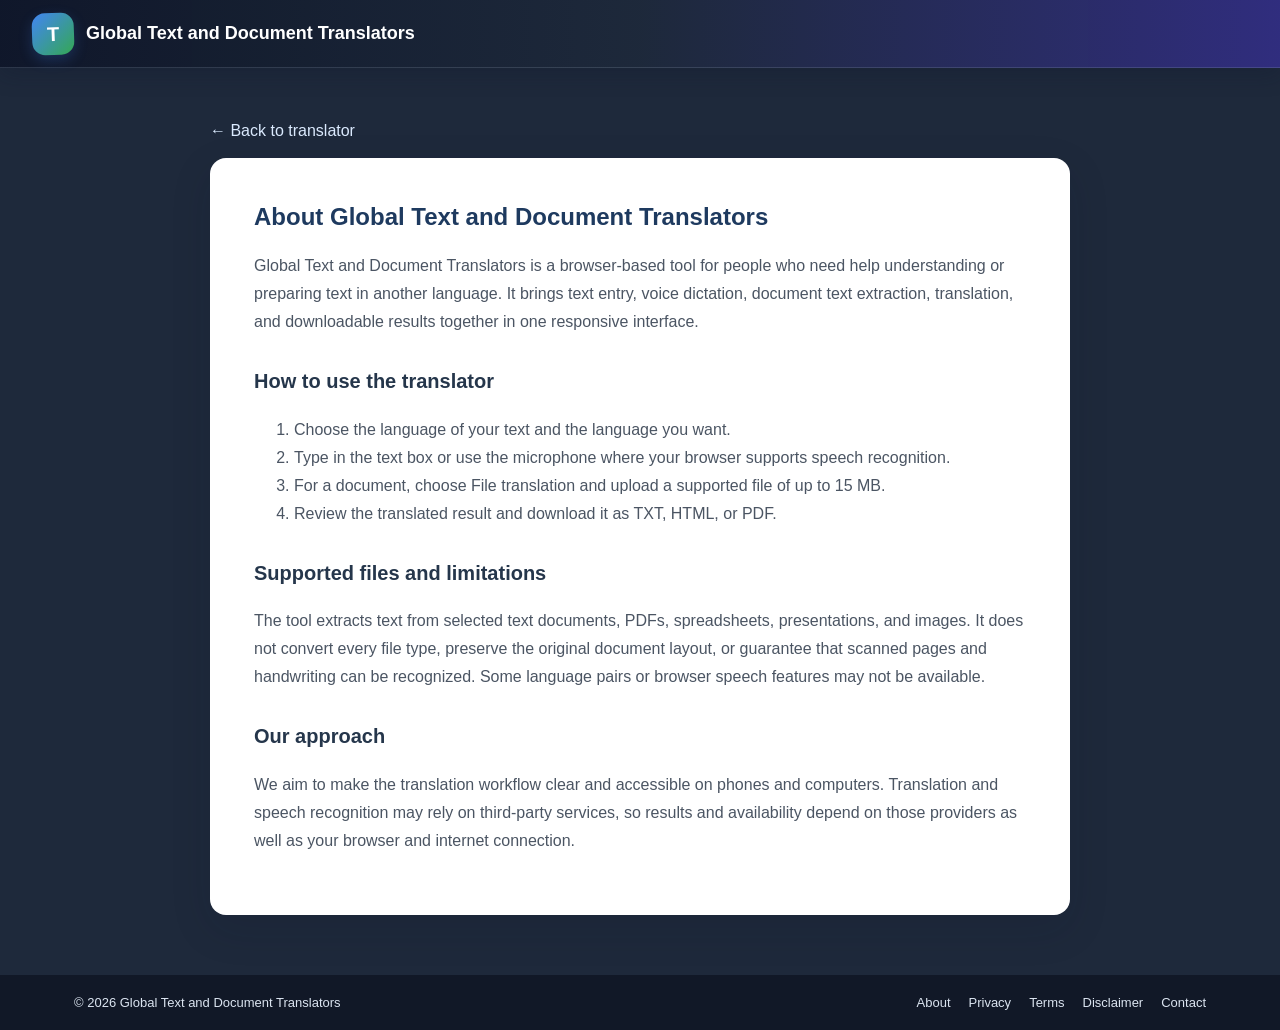
<file: gogle translators/about.html>
<!DOCTYPE html>
<html lang="en">
<head>
  <meta charset="UTF-8">
  <meta name="viewport" content="width=device-width, initial-scale=1">
  <title>About | Global Text and Document Translators</title>
  <meta name="description" content="Learn about Global Text and Document Translators and how the free text, voice, and document translation tool works.">
  <link rel="canonical" href="https://aesthetic-pdf-462908.netlify.app/about.html">
  <link rel="stylesheet" href="styles.css">
</head>
<body>
  <header><a class="brand" href="index.html"><span class="logo" aria-hidden="true">T</span><span>Global Text and Document Translators</span></a></header>
  <main class="info-page">
    <a class="back-home" href="index.html">← Back to translator</a>
    <article class="info-card">
      <h1>About Global Text and Document Translators</h1>
      <p>Global Text and Document Translators is a browser-based tool for people who need help understanding or preparing text in another language. It brings text entry, voice dictation, document text extraction, translation, and downloadable results together in one responsive interface.</p>
      <h2>How to use the translator</h2>
      <ol>
        <li>Choose the language of your text and the language you want.</li>
        <li>Type in the text box or use the microphone where your browser supports speech recognition.</li>
        <li>For a document, choose File translation and upload a supported file of up to 15 MB.</li>
        <li>Review the translated result and download it as TXT, HTML, or PDF.</li>
      </ol>
      <h2>Supported files and limitations</h2>
      <p>The tool extracts text from selected text documents, PDFs, spreadsheets, presentations, and images. It does not convert every file type, preserve the original document layout, or guarantee that scanned pages and handwriting can be recognized. Some language pairs or browser speech features may not be available.</p>
      <h2>Our approach</h2>
      <p>We aim to make the translation workflow clear and accessible on phones and computers. Translation and speech recognition may rely on third-party services, so results and availability depend on those providers as well as your browser and internet connection.</p>
    </article>
  </main>
  <footer class="site-footer"><span>© 2026 Global Text and Document Translators</span><nav aria-label="Footer"><a href="about.html">About</a><a href="privacy-policy.html">Privacy</a><a href="terms.html">Terms</a><a href="disclaimer.html">Disclaimer</a><a href="contact.html">Contact</a></nav></footer>
</body>
</html>
</file>
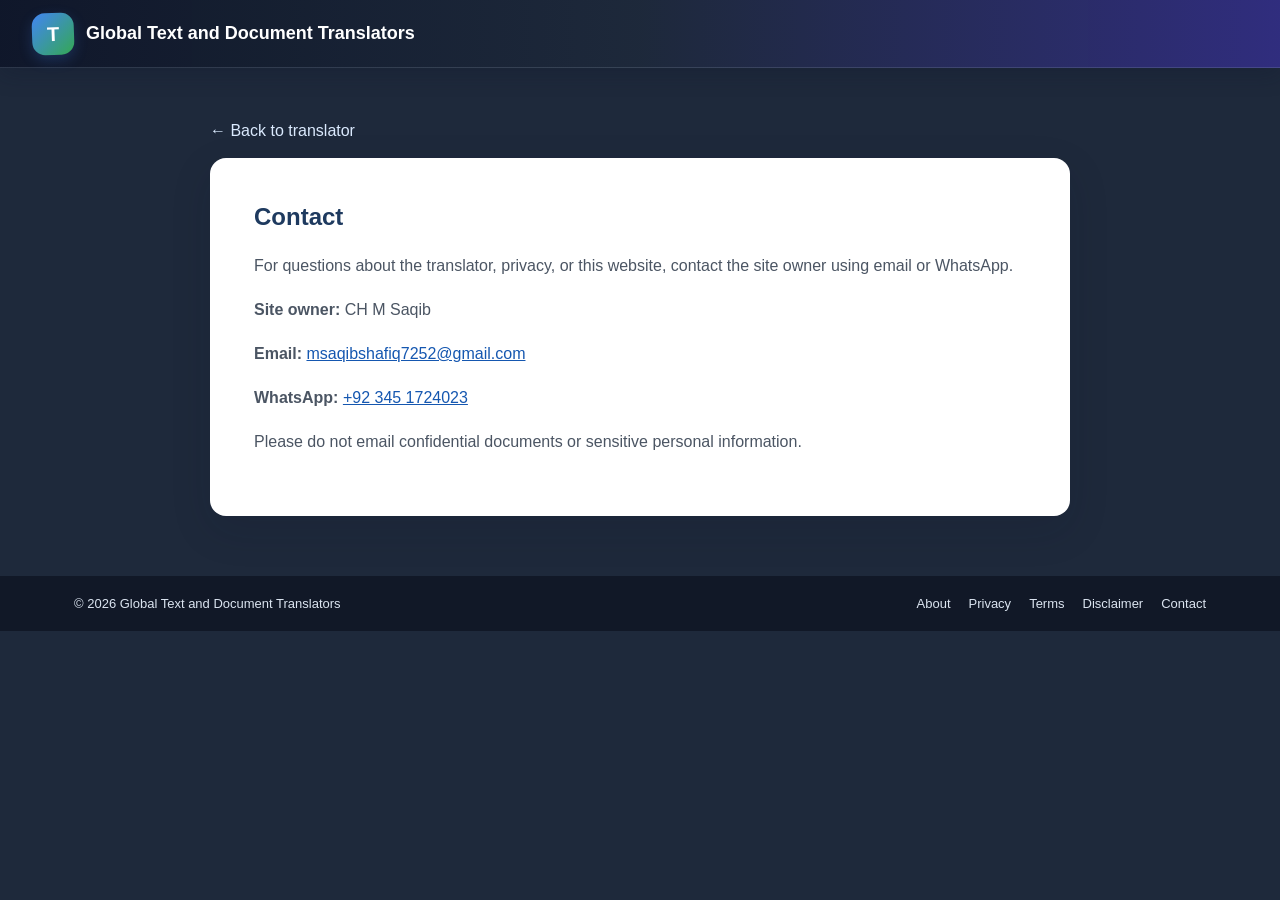
<file: gogle translators/contact.html>
<!DOCTYPE html>
<html lang="en">
<head>
  <meta charset="UTF-8">
  <meta name="viewport" content="width=device-width, initial-scale=1">
  <title>Contact | Global Text and Document Translators</title>
  <meta name="description" content="Contact information for Global Text and Document Translators.">
  <link rel="canonical" href="https://aesthetic-pdf-462908.netlify.app/contact.html">
  <link rel="stylesheet" href="styles.css">
</head>
<body>
  <header><a class="brand" href="index.html"><span class="logo" aria-hidden="true">T</span><span>Global Text and Document Translators</span></a></header>
  <main class="info-page">
    <a class="back-home" href="index.html">← Back to translator</a>
    <article class="info-card">
      <h1>Contact</h1>
      <p>For questions about the translator, privacy, or this website, contact the site owner using email or WhatsApp.</p>
      <p><strong>Site owner:</strong> CH M Saqib</p>
      <p><strong>Email:</strong> <a href="mailto:msaqibshafiq7252@gmail.com">msaqibshafiq7252@gmail.com</a></p>
      <p><strong>WhatsApp:</strong> <a href="https://wa.me/923451724023" target="_blank" rel="noopener noreferrer">+92 345 1724023</a></p>
      <p>Please do not email confidential documents or sensitive personal information.</p>
    </article>
  </main>
  <footer class="site-footer"><span>© 2026 Global Text and Document Translators</span><nav aria-label="Footer"><a href="about.html">About</a><a href="privacy-policy.html">Privacy</a><a href="terms.html">Terms</a><a href="disclaimer.html">Disclaimer</a><a href="contact.html">Contact</a></nav></footer>
</body>
</html>
</file>
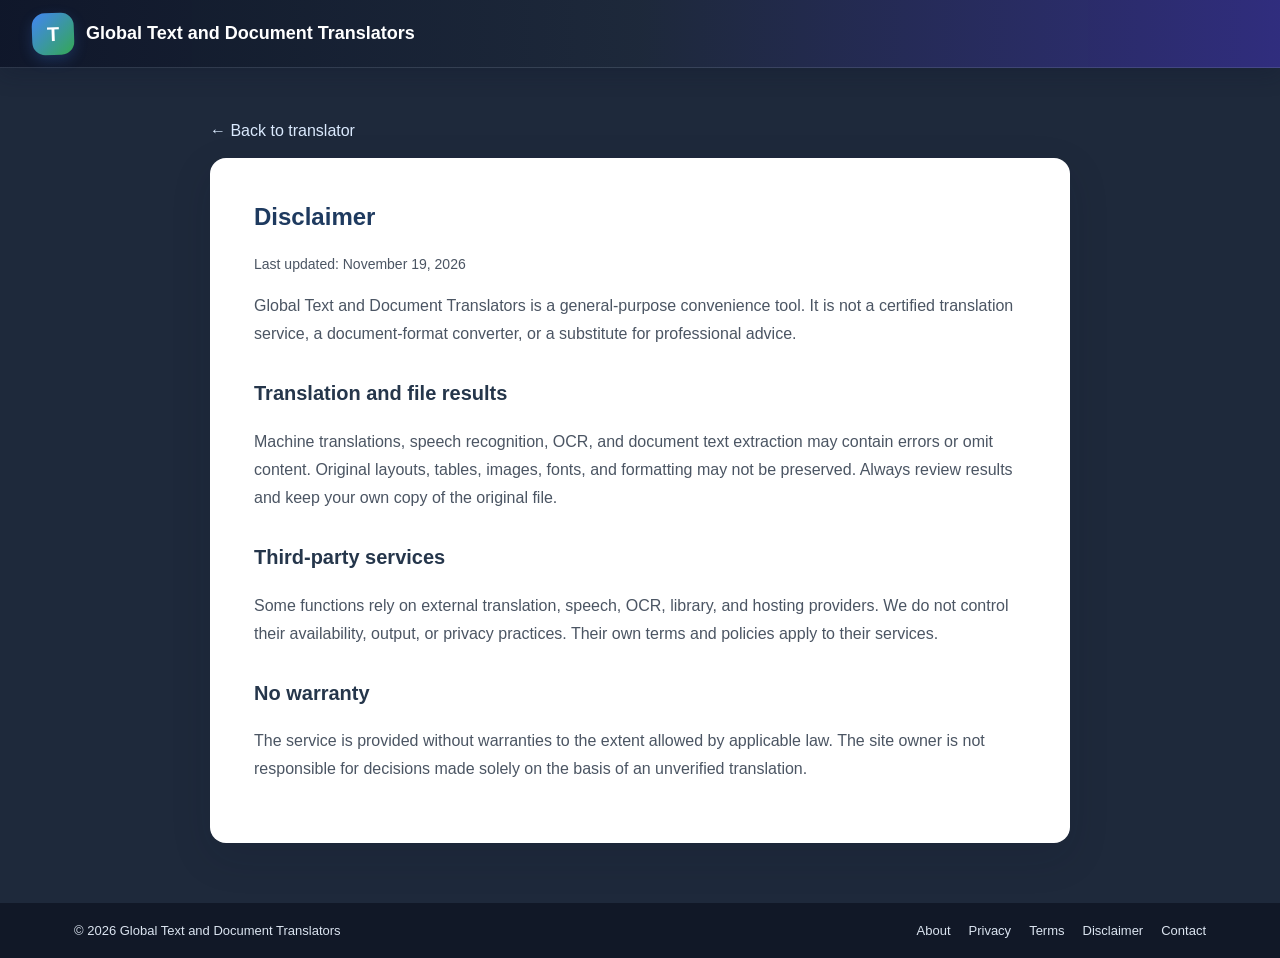
<file: gogle translators/disclaimer.html>
<!DOCTYPE html>
<html lang="en">
<head>
  <meta charset="UTF-8">
  <meta name="viewport" content="width=device-width, initial-scale=1">
  <title>Disclaimer | Global Text and Document Translators</title>
  <meta name="description" content="Important accuracy, availability, and third-party service information for Global Text and Document Translators.">
  <link rel="canonical" href="https://aesthetic-pdf-462908.netlify.app/disclaimer.html">
  <link rel="stylesheet" href="styles.css">
</head>
<body>
  <header><a class="brand" href="index.html"><span class="logo" aria-hidden="true">T</span><span>Global Text and Document Translators</span></a></header>
  <main class="info-page">
    <a class="back-home" href="index.html">← Back to translator</a>
    <article class="info-card">
      <h1>Disclaimer</h1>
      <p class="updated-date">Last updated: November 19, 2026</p>
      <p>Global Text and Document Translators is a general-purpose convenience tool. It is not a certified translation service, a document-format converter, or a substitute for professional advice.</p>
      <h2>Translation and file results</h2>
      <p>Machine translations, speech recognition, OCR, and document text extraction may contain errors or omit content. Original layouts, tables, images, fonts, and formatting may not be preserved. Always review results and keep your own copy of the original file.</p>
      <h2>Third-party services</h2>
      <p>Some functions rely on external translation, speech, OCR, library, and hosting providers. We do not control their availability, output, or privacy practices. Their own terms and policies apply to their services.</p>
      <h2>No warranty</h2>
      <p>The service is provided without warranties to the extent allowed by applicable law. The site owner is not responsible for decisions made solely on the basis of an unverified translation.</p>
    </article>
  </main>
  <footer class="site-footer"><span>© 2026 Global Text and Document Translators</span><nav aria-label="Footer"><a href="about.html">About</a><a href="privacy-policy.html">Privacy</a><a href="terms.html">Terms</a><a href="disclaimer.html">Disclaimer</a><a href="contact.html">Contact</a></nav></footer>
</body>
</html>
</file>
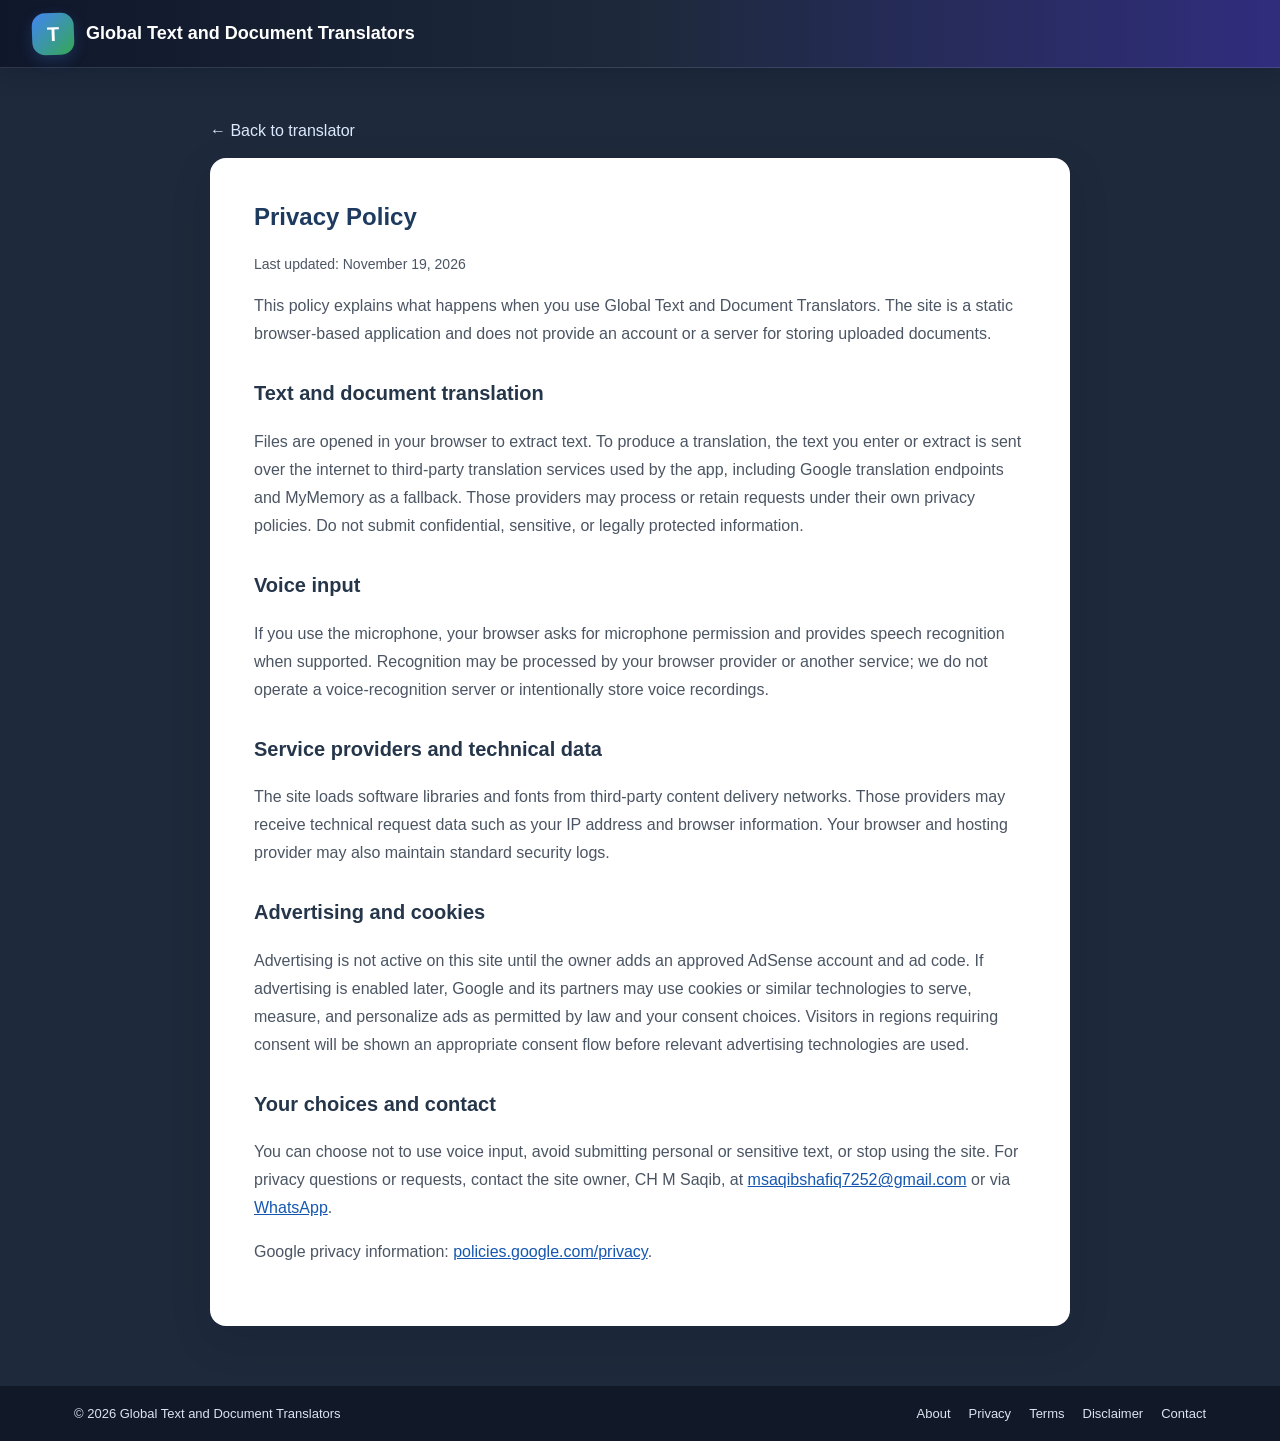
<file: gogle translators/privacy-policy.html>
<!DOCTYPE html>
<html lang="en">
<head>
  <meta charset="UTF-8">
  <meta name="viewport" content="width=device-width, initial-scale=1">
  <title>Privacy Policy | Global Text and Document Translators</title>
  <meta name="description" content="Read how Global Text and Document Translators handles text, uploaded files, voice input, and third-party services.">
  <link rel="canonical" href="https://aesthetic-pdf-462908.netlify.app/privacy-policy.html">
  <link rel="stylesheet" href="styles.css">
</head>
<body>
  <header><a class="brand" href="index.html"><span class="logo" aria-hidden="true">T</span><span>Global Text and Document Translators</span></a></header>
  <main class="info-page">
    <a class="back-home" href="index.html">← Back to translator</a>
    <article class="info-card">
      <h1>Privacy Policy</h1>
      <p class="updated-date">Last updated: November 19, 2026</p>
      <p>This policy explains what happens when you use Global Text and Document Translators. The site is a static browser-based application and does not provide an account or a server for storing uploaded documents.</p>
      <h2>Text and document translation</h2>
      <p>Files are opened in your browser to extract text. To produce a translation, the text you enter or extract is sent over the internet to third-party translation services used by the app, including Google translation endpoints and MyMemory as a fallback. Those providers may process or retain requests under their own privacy policies. Do not submit confidential, sensitive, or legally protected information.</p>
      <h2>Voice input</h2>
      <p>If you use the microphone, your browser asks for microphone permission and provides speech recognition when supported. Recognition may be processed by your browser provider or another service; we do not operate a voice-recognition server or intentionally store voice recordings.</p>
      <h2>Service providers and technical data</h2>
      <p>The site loads software libraries and fonts from third-party content delivery networks. Those providers may receive technical request data such as your IP address and browser information. Your browser and hosting provider may also maintain standard security logs.</p>
      <h2>Advertising and cookies</h2>
      <p>Advertising is not active on this site until the owner adds an approved AdSense account and ad code. If advertising is enabled later, Google and its partners may use cookies or similar technologies to serve, measure, and personalize ads as permitted by law and your consent choices. Visitors in regions requiring consent will be shown an appropriate consent flow before relevant advertising technologies are used.</p>
      <h2>Your choices and contact</h2>
      <p>You can choose not to use voice input, avoid submitting personal or sensitive text, or stop using the site. For privacy questions or requests, contact the site owner, CH M Saqib, at <a href="mailto:msaqibshafiq7252@gmail.com">msaqibshafiq7252@gmail.com</a> or via <a href="https://wa.me/923451724023" target="_blank" rel="noopener noreferrer">WhatsApp</a>.</p>
      <p>Google privacy information: <a href="https://policies.google.com/privacy">policies.google.com/privacy</a>.</p>
    </article>
  </main>
  <footer class="site-footer"><span>© 2026 Global Text and Document Translators</span><nav aria-label="Footer"><a href="about.html">About</a><a href="privacy-policy.html">Privacy</a><a href="terms.html">Terms</a><a href="disclaimer.html">Disclaimer</a><a href="contact.html">Contact</a></nav></footer>
</body>
</html>
</file>
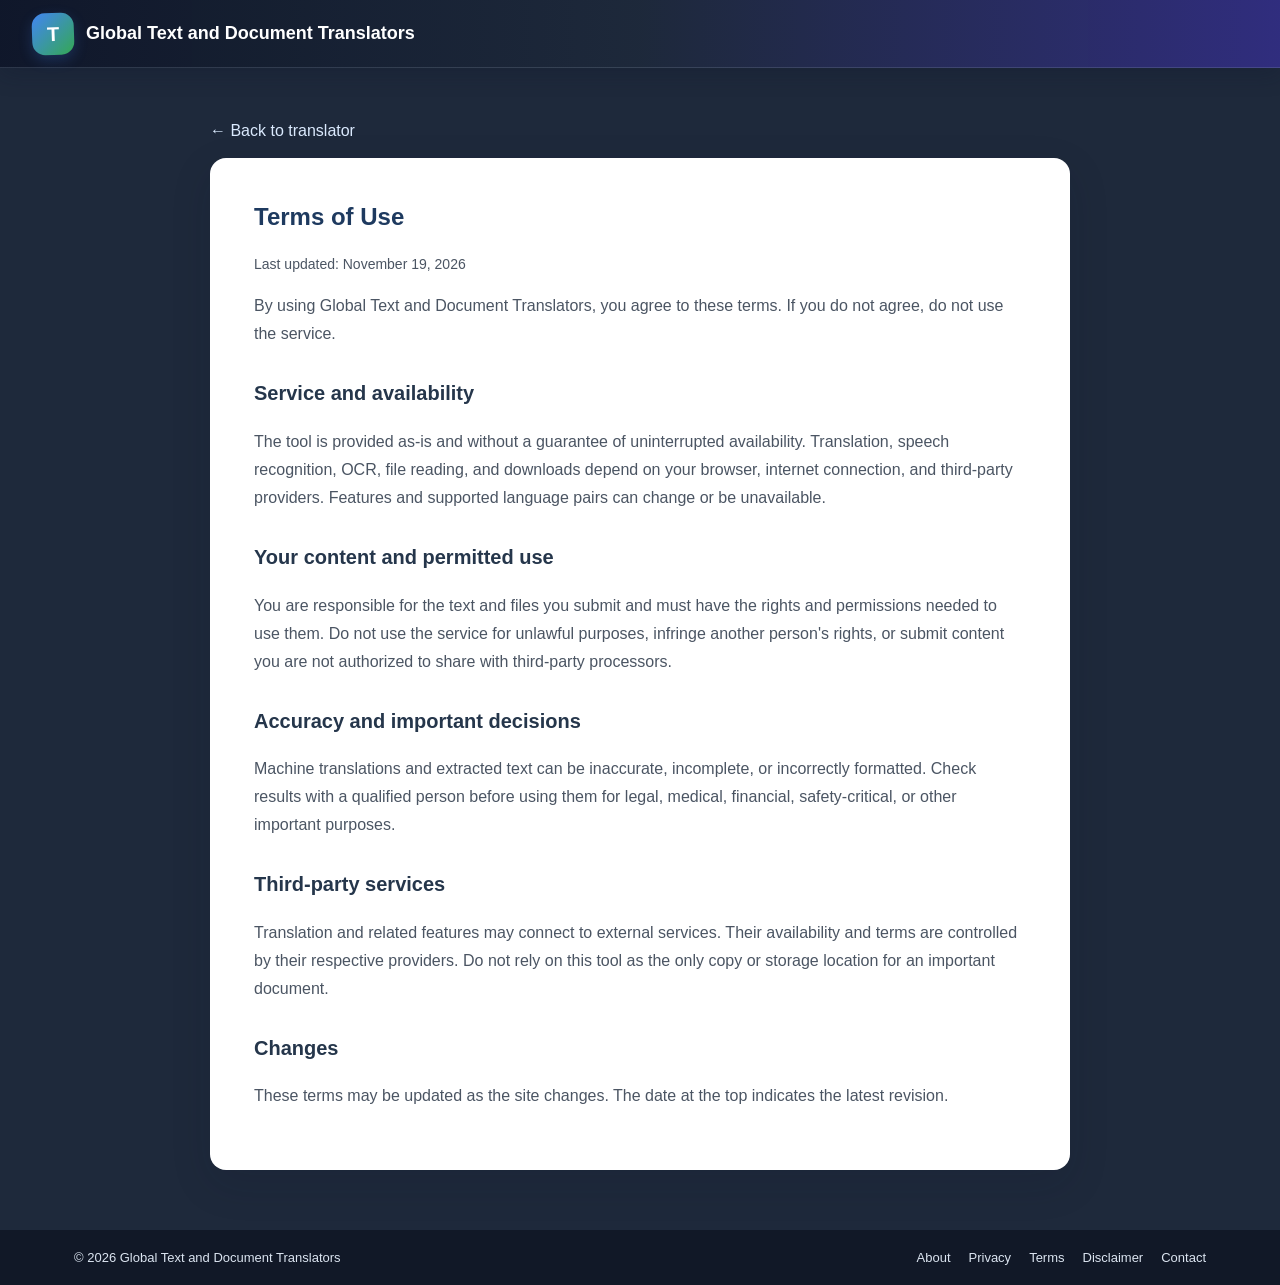
<file: gogle translators/terms.html>
<!DOCTYPE html>
<html lang="en">
<head>
  <meta charset="UTF-8">
  <meta name="viewport" content="width=device-width, initial-scale=1">
  <title>Terms of Use | Global Text and Document Translators</title>
  <meta name="description" content="Terms for using Global Text and Document Translators, including document, translation, and service limitations.">
  <link rel="canonical" href="https://aesthetic-pdf-462908.netlify.app/terms.html">
  <link rel="stylesheet" href="styles.css">
</head>
<body>
  <header><a class="brand" href="index.html"><span class="logo" aria-hidden="true">T</span><span>Global Text and Document Translators</span></a></header>
  <main class="info-page">
    <a class="back-home" href="index.html">← Back to translator</a>
    <article class="info-card">
      <h1>Terms of Use</h1>
      <p class="updated-date">Last updated: November 19, 2026</p>
      <p>By using Global Text and Document Translators, you agree to these terms. If you do not agree, do not use the service.</p>
      <h2>Service and availability</h2>
      <p>The tool is provided as-is and without a guarantee of uninterrupted availability. Translation, speech recognition, OCR, file reading, and downloads depend on your browser, internet connection, and third-party providers. Features and supported language pairs can change or be unavailable.</p>
      <h2>Your content and permitted use</h2>
      <p>You are responsible for the text and files you submit and must have the rights and permissions needed to use them. Do not use the service for unlawful purposes, infringe another person's rights, or submit content you are not authorized to share with third-party processors.</p>
      <h2>Accuracy and important decisions</h2>
      <p>Machine translations and extracted text can be inaccurate, incomplete, or incorrectly formatted. Check results with a qualified person before using them for legal, medical, financial, safety-critical, or other important purposes.</p>
      <h2>Third-party services</h2>
      <p>Translation and related features may connect to external services. Their availability and terms are controlled by their respective providers. Do not rely on this tool as the only copy or storage location for an important document.</p>
      <h2>Changes</h2>
      <p>These terms may be updated as the site changes. The date at the top indicates the latest revision.</p>
    </article>
  </main>
  <footer class="site-footer"><span>© 2026 Global Text and Document Translators</span><nav aria-label="Footer"><a href="about.html">About</a><a href="privacy-policy.html">Privacy</a><a href="terms.html">Terms</a><a href="disclaimer.html">Disclaimer</a><a href="contact.html">Contact</a></nav></footer>
</body>
</html>
</file>
<file: gogle translators/styles.css>
:root {
  --primary: #1a73e8;
  --primary-dark: #1557b0;
  --primary-light: #e8f0fe;
  --accent: #25d366;
  --text: #202124;
  --muted: #5f6368;
  --line: #dadce0;
  --surface: #fff;
  --soft: #f7f9fc;
}
* { box-sizing: border-box; }
body {
  margin: 0;
  font-family: Inter, Arial, sans-serif;
  color: var(--text);
  background-color: #1e293b;
  min-height: 100vh;
}
header {
  height: 68px;
  border-bottom: 1px solid rgba(148,163,184,.22);
  display: flex;
  align-items: center;
  padding: 0 32px;
  background: linear-gradient(90deg, rgba(15,23,42,.96), rgba(30,41,59,.94), rgba(49,46,129,.96));
  backdrop-filter: blur(14px);
  position: sticky;
  top: 0;
  z-index: 10;
  box-shadow: 0 6px 22px rgba(15,23,42,.28);
}
.brand { display: flex; align-items: center; gap: 12px; text-decoration: none; color: #fff; font-size: 18px; font-weight: 700; }
.logo {
  width: 42px;
  height: 42px;
  border-radius: 13px;
  background: linear-gradient(135deg,#4285f4,#34a853);
  display: grid;
  place-items: center;
  color: #fff;
  font-size: 20px;
  font-weight: 800;
  box-shadow: 0 5px 14px rgba(66,133,244,.22);
  transform: rotate(-2deg);
}
main { max-width: 1180px; margin: 0 auto; padding: 38px 24px 64px; }
main:not(.info-page) {
  margin-top: 30px;
  margin-bottom: 36px;
  border: 1px solid rgba(148,163,184,.18);
  border-radius: 24px;
  background: #172338;
  box-shadow: 0 18px 48px rgba(8,15,28,.2);
}
.hero { text-align: center; margin-bottom: 26px; }
.hero h1 {
  font-size: clamp(26px,4vw,38px);
  margin: 0 0 10px;
  letter-spacing: -1.2px;
  background: linear-gradient(100deg,#93c5fd,#a5b4fc,#6ee7b7);
  background-clip: text;
  -webkit-background-clip: text;
  color: transparent;
}
.hero p { margin: 0; color: #cbd5e1; font-size: 16px; }
.tabs {
  display: flex;
  justify-content: center;
  gap: 6px;
  margin-bottom: 18px;
  padding: 5px;
  width: fit-content;
  margin-left: auto;
  margin-right: auto;
  border-radius: 12px;
  background: #eef2f7;
}
.tab { border: 0; background: transparent; color: var(--muted); font-weight: 600; padding: 11px 18px; border-radius: 9px; cursor: pointer; transition: .2s; }
.tab.active { color: var(--primary); background: #fff; box-shadow: 0 2px 8px rgba(60,64,67,.12); }
.workspace {
  border: 1px solid rgba(218,220,224,.9);
  border-radius: 18px;
  overflow: hidden;
  box-shadow: 0 14px 40px rgba(60,64,67,.10);
  background: var(--surface);
}
.language-bar {
  height: 58px;
  display: grid;
  grid-template-columns: 1fr 48px 1fr;
  align-items: center;
  border-bottom: 1px solid var(--line);
  background: linear-gradient(180deg,#fff,#fafbfc);
}
select { width: 100%; border: 0; outline: 0; background: transparent; color: var(--primary); font-weight: 700; height: 100%; padding: 0 22px; cursor: pointer; }
.swap { width: 38px; height: 38px; border: 1px solid transparent; border-radius: 50%; background: #fff; color: var(--primary); cursor: pointer; font-size: 20px; justify-self: center; box-shadow: 0 2px 8px rgba(60,64,67,.12); transition: .2s; }
.swap:hover { border-color: #b8d4ff; transform: rotate(180deg); }
.panels { display: grid; grid-template-columns: 1fr 1fr; min-height: 300px; }
.panel { position: relative; min-width: 0; }
.panel:first-child { border-right: 1px solid var(--line); }
textarea {
  width: 100%;
  height: 300px;
  resize: none;
  border: 0;
  outline: 0;
  padding: 22px 62px 58px 22px;
  font: 20px/1.55 Inter, Arial, sans-serif;
  color: var(--text);
  background: #eef4ff;
}
textarea::placeholder { color: #9aa0a6; }
.panel:focus-within textarea { background: #e7f0ff; }
.output { width: 100%; height: 300px; overflow: auto; padding: 22px; font-size: 20px; line-height: 1.55; white-space: pre-wrap; background: #fbfcfe; }
.output.placeholder { color: #9aa0a6; }
.panel-footer { position: absolute; left: 16px; right: 16px; bottom: 12px; display: flex; align-items: center; justify-content: space-between; }
.footer-actions { display: flex; align-items: center; gap: 2px; }
.voice-mic {
  position: absolute;
  right: 14px;
  top: 14px;
  z-index: 2;
  width: 46px;
  height: 46px;
  border: 0;
  border-radius: 50%;
  background: #25d366;
  color: #fff;
  box-shadow: 0 3px 10px rgba(37,211,102,.35);
  transition: .2s;
}
.voice-mic svg { width: 23px; height: 23px; fill: currentColor; }
.voice-mic:hover { background: #1ebe57; transform: scale(1.05); }
textarea { padding-right: 62px; }
.mic-btn.listening { color: #d93025; background: #fce8e6; animation: pulse 1.2s infinite; }
@keyframes pulse { 50% { box-shadow: 0 0 0 7px rgba(217,48,37,.10); } }
.icon-btn { width: 38px; height: 38px; border: 0; border-radius: 50%; background: transparent; color: var(--muted); cursor: pointer; display: grid; place-items: center; transition: .18s; }
.icon-btn:hover { background: #edf2f7; color: var(--primary); }
.char-count { color: var(--muted); font-size: 12px; }
.translate-btn { margin: 18px auto 0; display: block; border: 0; border-radius: 24px; background: linear-gradient(135deg,var(--primary),#4285f4); color: #fff; height: 48px; padding: 0 30px; font-weight: 700; cursor: pointer; box-shadow: 0 8px 18px rgba(26,115,232,.24); transition: .2s; }
.translate-btn:hover { background: linear-gradient(135deg,var(--primary-dark),var(--primary)); transform: translateY(-1px); box-shadow: 0 10px 22px rgba(26,115,232,.30); }
.translate-btn:disabled { opacity: .6; cursor: wait; }
.file-view { display: none; padding: 24px; background: linear-gradient(145deg,#fff,#fbfcff); }
.upload { border: 2px dashed #b8c7db; border-radius: 14px; min-height: 210px; display: grid; place-items: center; text-align: center; cursor: pointer; transition: .25s; background: rgba(248,251,255,.75); }
.upload:hover { border-color: var(--primary); background: #f3f8ff; transform: translateY(-2px); }
.upload-icon { font-size: 42px; color: var(--primary); margin-bottom: 8px; filter: drop-shadow(0 4px 8px rgba(26,115,232,.18)); }
.upload h3 { margin: 8px 0 5px; }
.upload p { margin: 0; color: var(--muted); font-size: 13px; }
.file-controls { display: flex; gap: 12px; align-items: center; margin-top: 18px; }
.file-controls select { border: 1px solid var(--line); border-radius: 10px; height: 44px; max-width: 220px; background: #fff; }
.secondary-btn { height: 44px; border: 1px solid var(--line); border-radius: 10px; background: #fff; color: var(--text); padding: 0 16px; font-weight: 600; cursor: pointer; transition: .2s; }
.secondary-btn:hover:not(:disabled) { border-color: #8ab4f8; background: #f8fbff; }
.secondary-btn.primary { background: var(--primary); border-color: var(--primary); color: #fff; }
.secondary-btn:disabled { opacity: .55; cursor: not-allowed; }
.file-status { margin-left: auto; color: var(--muted); font-size: 13px; }
.file-preview { max-height: 260px; overflow: auto; white-space: pre-wrap; border: 1px solid var(--line); border-radius: 8px; padding: 16px; margin-top: 16px; line-height: 1.6; }
.features { display: grid; grid-template-columns: repeat(3,1fr); gap: 16px; margin-top: 32px; }
.feature { border: 1px solid #edf0f4; border-radius: 14px; padding: 22px; background: rgba(255,255,255,.82); box-shadow: 0 5px 18px rgba(60,64,67,.05); transition: .22s; }
.feature:hover { transform: translateY(-4px); border-color: #d5e3fb; box-shadow: 0 12px 26px rgba(60,64,67,.09); }
.feature b { display: block; margin-bottom: 8px; color: #1f5fa8; }
.feature span { color: var(--muted); font-size: 14px; line-height: 1.6; }
.info-section {
  margin-top: 32px;
  padding: 26px 28px;
  border: 1px solid rgba(218,220,224,.9);
  border-radius: 14px;
  background: #fff;
  box-shadow: 0 5px 18px rgba(60,64,67,.05);
  line-height: 1.75;
}
.info-section h2, .info-section h3 { color: #25364b; line-height: 1.3; }
.info-section h2 { margin: 0 0 12px; font-size: 23px; }
.info-section h3 { margin: 20px 0 8px; font-size: 17px; }
.info-section p { color: #4b5563; margin: 0 0 12px; }
.site-footer {
  display: flex;
  justify-content: space-between;
  align-items: center;
  flex-wrap: wrap;
  gap: 14px;
  padding: 20px max(24px, calc((100% - 1132px) / 2));
  color: #dbe4f0;
  background: #111827;
  font-size: 13px;
}
.site-footer nav { display: flex; flex-wrap: wrap; gap: 18px; }
.site-footer a { color: #dbe4f0; text-decoration: none; }
.site-footer a:hover { color: #93c5fd; text-decoration: underline; }
.info-page { max-width: 900px; margin: 36px auto 60px; padding: 0 20px; }
.info-card { padding: clamp(22px,5vw,44px); border-radius: 16px; background: #fff; box-shadow: 0 14px 40px rgba(15,23,42,.14); line-height: 1.75; }
.info-card h1 { margin-top: 0; color: #1e3a5f; line-height: 1.25; }
.info-card h2 { margin-top: 28px; color: #25364b; font-size: 20px; }
.info-card p, .info-card li { color: #4b5563; }
.info-card a { color: #1557b0; }
.updated-date { color: #6b7280; font-size: 14px; }
.back-home { display: inline-block; margin: 18px 0; color: #dbeafe; text-decoration: none; }
.back-home:hover { text-decoration: underline; }
.toast { position: fixed; left: 50%; bottom: 24px; transform: translate(-50%, 100px); background: #202124; color: #fff; border-radius: 8px; padding: 12px 18px; opacity: 0; transition: .25s; z-index: 20; }
.toast.show { transform: translate(-50%, 0); opacity: 1; }
@media (max-width: 700px) {
  header { height: 60px; padding: 0 12px; }
  .brand { font-size: 14px; }
  .logo { width: 38px; height: 38px; border-radius: 11px; }
  main { padding: 24px 10px 40px; }
  main:not(.info-page) { margin-top: 16px; margin-bottom: 24px; border-radius: 18px; }
  .hero { margin-bottom: 20px; }
  .hero h1 { font-size: 23px; letter-spacing: -.7px; }
  .hero p { font-size: 14px; }
  .tabs {
    width: calc(100% - 20px);
    flex-direction: column;
    gap: 4px;
  }
  .tab {
    width: 100%;
    padding: 12px 10px;
    font-size: 13px;
  }
  .workspace { border-radius: 14px; }
  .language-bar { grid-template-columns: 1fr 38px 1fr; height: 52px; }
  select { padding: 0 10px; font-size: 13px; }
  .panels { grid-template-columns: 1fr; }
  .panel:first-child { border-right: 0; border-bottom: 1px solid var(--line); }
  textarea, .output { height: 220px; font-size: 17px; padding: 16px 16px 48px; }
  .file-controls { flex-wrap: wrap; }
  .file-controls select { max-width: none; width: 100%; }
  .file-status { width: 100%; margin-left: 0; }
  .features { grid-template-columns: 1fr; }
  .info-section { padding: 20px; }
  .info-section h2 { font-size: 20px; }
  .site-footer { padding: 20px 16px; }
  .site-footer nav { gap: 12px; }
}
</file>
